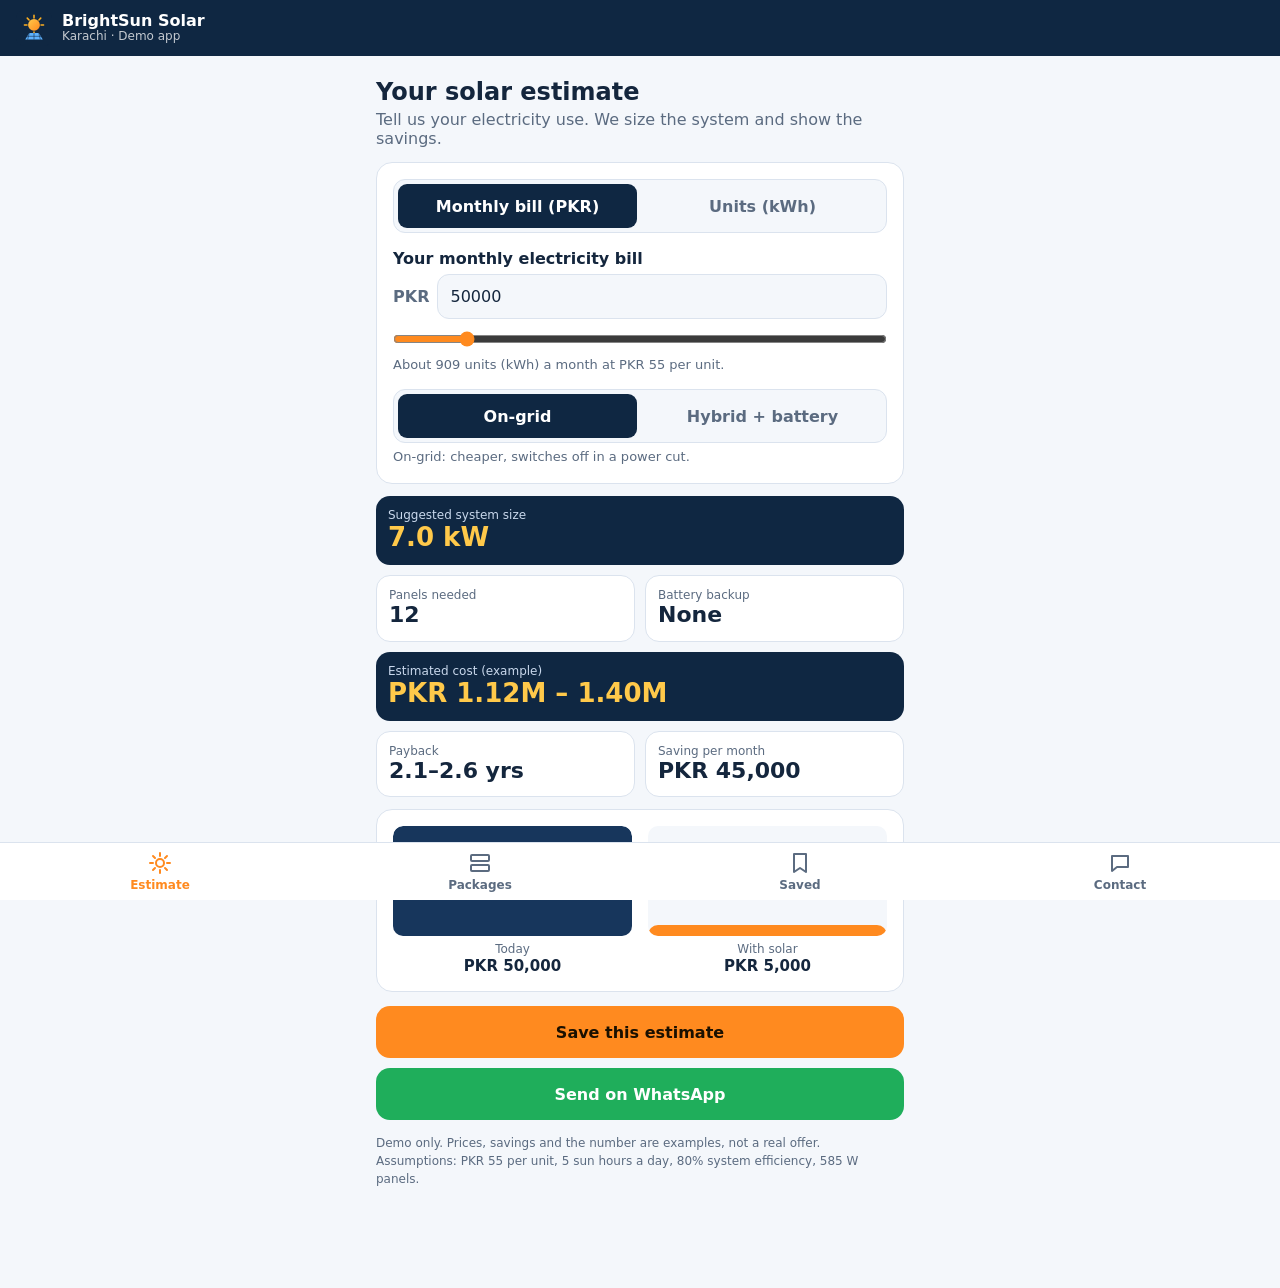
<file: index.html>
<!DOCTYPE html>
<html lang="en">
<head>
<meta charset="utf-8">
<meta name="viewport" content="width=device-width, initial-scale=1, viewport-fit=cover">
<title>BrightSun Solar App (Demo)</title>
<meta name="description" content="Demo app: estimate your rooftop solar size, cost and payback in Karachi. Saves your estimates on your phone and works offline.">
<meta name="theme-color" content="#0F2742">
<link rel="manifest" href="manifest.webmanifest">
<link rel="icon" href="icon.svg" type="image/svg+xml">
<link rel="apple-touch-icon" href="icon-192.png">
<link rel="stylesheet" href="app.css">
</head>
<body>

<header class="top">
  <img src="icon.svg" alt="" width="36" height="36">
  <div><strong>BrightSun Solar</strong><span>Karachi · Demo app</span></div>
  <span id="offlineChip" class="chip" hidden>Offline: everything still works</span>
</header>

<main>

  <!-- 1. ESTIMATE -->
  <section class="screen" id="estimate" aria-labelledby="h-est">
    <h1 id="h-est">Your solar estimate</h1>
    <p class="lead">Tell us your electricity use. We size the system and show the savings.</p>

    <div class="card">
      <div class="seg" role="group" aria-label="Enter usage as">
        <button type="button" id="modeBill" aria-pressed="true">Monthly bill (PKR)</button>
        <button type="button" id="modeUnits" aria-pressed="false">Units (kWh)</button>
      </div>
      <label for="usage" id="usageLabel">Your monthly electricity bill</label>
      <div class="input-wrap"><span id="unitTag">PKR</span><input id="usage" type="number" inputmode="numeric" value="50000"></div>
      <input id="usageRange" type="range" aria-label="Usage slider">
      <p class="hint" id="hint"></p>
      <div class="seg" role="group" aria-label="System type">
        <button type="button" id="typeOn" aria-pressed="true">On-grid</button>
        <button type="button" id="typeHy" aria-pressed="false">Hybrid + battery</button>
      </div>
      <p class="hint" id="typeHint"></p>
    </div>

    <div class="results" id="results" aria-live="polite">
      <div class="res wide"><small>Suggested system size</small><strong id="rSize">-</strong></div>
      <div class="res"><small>Panels needed</small><strong id="rPanels">-</strong></div>
      <div class="res"><small>Battery backup</small><strong id="rBackup">-</strong></div>
      <div class="res wide"><small>Estimated cost (example)</small><strong id="rCost">-</strong></div>
      <div class="res"><small>Payback</small><strong id="rPay">-</strong></div>
      <div class="res"><small>Saving per month</small><strong id="rSave">-</strong></div>
    </div>

    <div class="card chart" role="img" aria-label="Monthly bill before and after solar">
      <div class="bars">
        <div><div class="track"><div class="bar before" id="barBefore"></div></div><span>Today</span><b id="vBefore">-</b></div>
        <div><div class="track"><div class="bar after" id="barAfter"></div></div><span>With solar</span><b id="vAfter">-</b></div>
      </div>
    </div>

    <div class="actions">
      <button class="btn primary" id="saveBtn" type="button">Save this estimate</button>
      <a class="btn wa" id="waBtn" href="#" target="_blank" rel="noopener">Send on WhatsApp</a>
    </div>
    <p class="saved-ok" id="savedOk" role="status" hidden>Saved. Find it in the Saved tab.</p>
    <p class="fine">Demo only. Prices, savings and the number are examples, not a real offer. Assumptions: PKR 55 per unit, 5 sun hours a day, 80% system efficiency, 585 W panels.</p>
  </section>

  <!-- 2. PACKAGES -->
  <section class="screen" id="packages" aria-labelledby="h-pk" hidden>
    <h1 id="h-pk">Example packages</h1>
    <p class="lead">Three common sizes to help you picture the options.</p>
    <article class="card pkg"><h2>5 kW</h2><p class="who">Small homes and shops</p><p class="price">PKR 800,000 – 1,000,000</p><ul><li>About 600 units per month (estimate)</li><li>Roof area: roughly 30 to 35 m²</li><li>Inverter, mounting and wiring included</li></ul></article>
    <article class="card pkg best"><span class="badge">Common choice</span><h2>10 kW</h2><p class="who">Medium homes with AC use</p><p class="price">PKR 1,600,000 – 2,000,000</p><ul><li>About 1,200 units per month (estimate)</li><li>Roof area: roughly 60 to 70 m²</li><li>Inverter, mounting and wiring included</li></ul></article>
    <article class="card pkg"><h2>15 kW</h2><p class="who">Large homes and bigger shops</p><p class="price">PKR 2,400,000 – 3,000,000</p><ul><li>About 1,800 units per month (estimate)</li><li>Roof area: roughly 90 to 105 m²</li><li>Inverter, mounting and wiring included</li></ul></article>
    <p class="fine">Example prices and outputs only (demo). A real quote needs a site survey.</p>
  </section>

  <!-- 3. SAVED -->
  <section class="screen" id="saved" aria-labelledby="h-sv" hidden>
    <h1 id="h-sv">Saved estimates</h1>
    <p class="lead">Kept on this phone only. They work offline.</p>
    <div id="savedList"></div>
    <p class="empty" id="savedEmpty">Nothing saved yet. Make an estimate and tap <b>Save this estimate</b>.</p>
    <button class="btn danger" id="clearAll" type="button" hidden>Delete all my saved data</button>
  </section>

  <!-- 4. CONTACT -->
  <section class="screen" id="contact" aria-labelledby="h-ct" hidden>
    <h1 id="h-ct">Free site survey</h1>
    <p class="lead">Leave your details and the team calls you back.</p>
    <div class="actions two">
      <a class="btn wa" id="waChat" href="#" target="_blank" rel="noopener">WhatsApp</a>
      <a class="btn ghost" id="callBtn" href="#">Call</a>
    </div>
    <form class="card form" id="quoteForm" novalidate>
      <label for="fName">Name</label><input id="fName" type="text" autocomplete="name">
      <div class="err" id="eName">Please enter your name.</div>
      <label for="fPhone">Phone</label><input id="fPhone" type="tel" autocomplete="tel" placeholder="03xx xxxxxxx">
      <div class="err" id="ePhone">Please enter a phone number (at least 10 digits).</div>
      <label for="fArea">Area in Karachi</label><input id="fArea" type="text" placeholder="e.g. Gulshan, DHA">
      <div class="err" id="eArea">Please enter your area.</div>
      <label for="fBill">Monthly bill (PKR)</label><input id="fBill" type="number" inputmode="numeric" min="0">
      <div class="err" id="eBill">Please enter your monthly bill.</div>
      <button class="btn primary" type="submit" id="fBtn">Request my free survey</button>
      <div class="ok" id="fOk" role="status" hidden>Thank you! We received your request and will call you soon.</div>
    </form>
    <h2 class="sub">How it works</h2>
    <ol class="steps"><li><b>Free site survey.</b> We check your roof, shading and bills.</li><li><b>System design.</b> A clear quote and layout.</li><li><b>Installation.</b> Panels, inverter and wiring, tested.</li><li><b>Net metering.</b> We help you apply. Approval is up to the utility.</li></ol>
    <p class="fine"><a href="privacy.html">Privacy policy</a> · Demo app: business, number and prices are examples.</p>
  </section>

</main>

<nav class="tabs" aria-label="Main">
  <a href="#estimate" data-tab="estimate"><svg viewBox="0 0 24 24" aria-hidden="true"><circle cx="12" cy="12" r="4"/><path d="M12 2v3M12 19v3M2 12h3M19 12h3M5 5l2 2M17 17l2 2M19 5l-2 2M7 17l-2 2"/></svg>Estimate</a>
  <a href="#packages" data-tab="packages"><svg viewBox="0 0 24 24" aria-hidden="true"><rect x="3" y="4" width="18" height="6" rx="1"/><rect x="3" y="14" width="18" height="6" rx="1"/></svg>Packages</a>
  <a href="#saved" data-tab="saved"><svg viewBox="0 0 24 24" aria-hidden="true"><path d="M6 3h12v18l-6-4-6 4z"/></svg>Saved<i id="badge" hidden>0</i></a>
  <a href="#contact" data-tab="contact"><svg viewBox="0 0 24 24" aria-hidden="true"><path d="M4 5h16v11H9l-5 4z"/></svg>Contact</a>
</nav>

<dialog id="confirmDlg"><p id="confirmMsg">Delete?</p><div class="actions two"><button class="btn ghost" id="confirmNo" type="button">Cancel</button><button class="btn danger" id="confirmYes" type="button">Delete</button></div></dialog>

<script src="app.js"></script>
</body>
</html>
</file>
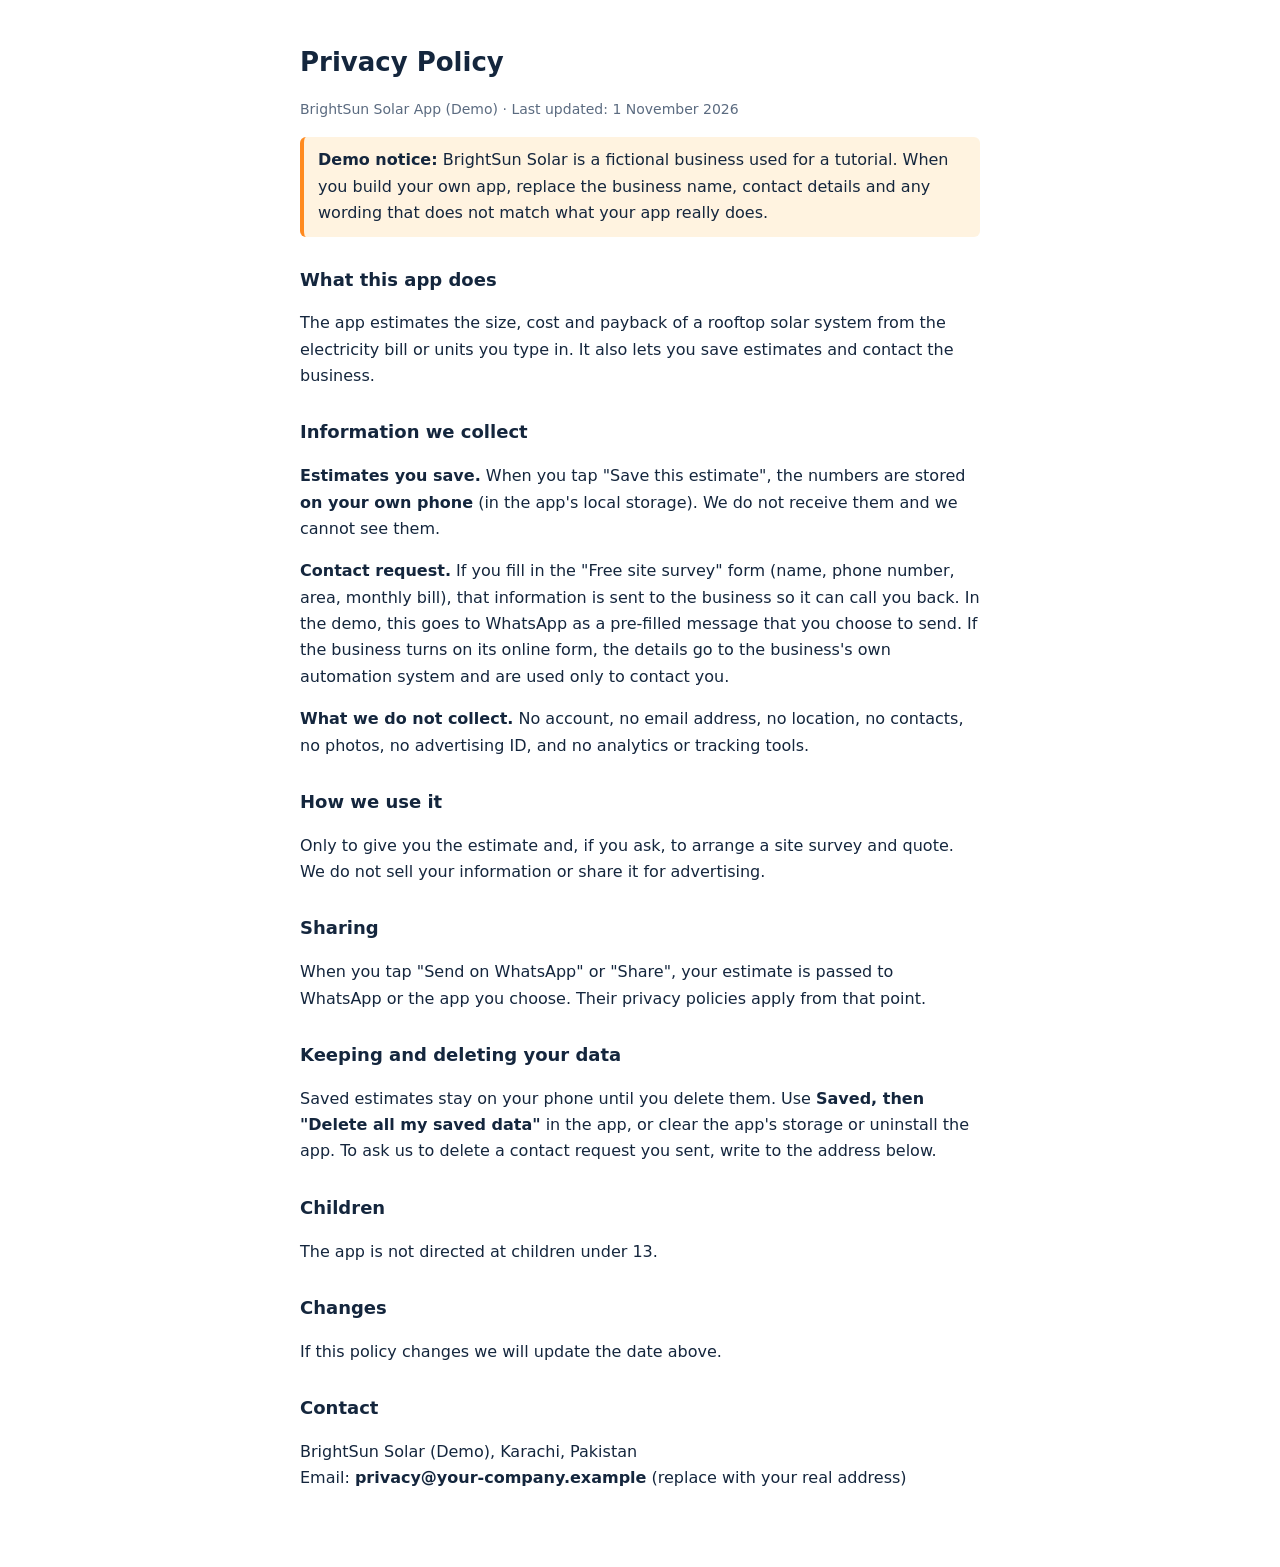
<file: privacy.html>
<!DOCTYPE html>
<html lang="en">
<head>
<meta charset="utf-8">
<meta name="viewport" content="width=device-width, initial-scale=1">
<title>Privacy Policy | BrightSun Solar App (Demo)</title>
<meta name="robots" content="index, follow">
<style>
body{font-family:system-ui,-apple-system,"Segoe UI",Roboto,Arial,sans-serif;max-width:680px;margin:0 auto;padding:24px 18px 60px;line-height:1.65;color:#14263d}
h1{font-size:26px;margin-bottom:4px}h2{font-size:18px;margin-top:28px}.small{color:#5b6b80;font-size:14px}a{color:#c25a00}
.demo{background:#fff3e0;border-left:4px solid #FF8A1F;padding:10px 14px;border-radius:6px}
</style>
</head>
<body>
<h1>Privacy Policy</h1>
<p class="small">BrightSun Solar App (Demo) · Last updated: 1 November 2026</p>
<p class="demo"><b>Demo notice:</b> BrightSun Solar is a fictional business used for a tutorial. When you build your own app, replace the business name, contact details and any wording that does not match what your app really does.</p>

<h2>What this app does</h2>
<p>The app estimates the size, cost and payback of a rooftop solar system from the electricity bill or units you type in. It also lets you save estimates and contact the business.</p>

<h2>Information we collect</h2>
<p><b>Estimates you save.</b> When you tap "Save this estimate", the numbers are stored <b>on your own phone</b> (in the app's local storage). We do not receive them and we cannot see them.</p>
<p><b>Contact request.</b> If you fill in the "Free site survey" form (name, phone number, area, monthly bill), that information is sent to the business so it can call you back. In the demo, this goes to WhatsApp as a pre-filled message that you choose to send. If the business turns on its online form, the details go to the business's own automation system and are used only to contact you.</p>
<p><b>What we do not collect.</b> No account, no email address, no location, no contacts, no photos, no advertising ID, and no analytics or tracking tools.</p>

<h2>How we use it</h2>
<p>Only to give you the estimate and, if you ask, to arrange a site survey and quote. We do not sell your information or share it for advertising.</p>

<h2>Sharing</h2>
<p>When you tap "Send on WhatsApp" or "Share", your estimate is passed to WhatsApp or the app you choose. Their privacy policies apply from that point.</p>

<h2>Keeping and deleting your data</h2>
<p>Saved estimates stay on your phone until you delete them. Use <b>Saved, then "Delete all my saved data"</b> in the app, or clear the app's storage or uninstall the app. To ask us to delete a contact request you sent, write to the address below.</p>

<h2>Children</h2>
<p>The app is not directed at children under 13.</p>

<h2>Changes</h2>
<p>If this policy changes we will update the date above.</p>

<h2>Contact</h2>
<p>BrightSun Solar (Demo), Karachi, Pakistan<br>Email: <b>privacy@your-company.example</b> (replace with your real address)</p>
</body>
</html>
</file>
<file: app.css>
:root{--navy:#0F2742;--navy2:#17365c;--orange:#FF8A1F;--yellow:#FFC94A;--blue:#5FB3FF;--bg:#F4F7FB;--card:#fff;--ink:#14263d;--mute:#5b6b80;--line:#dbe3ee;--green:#1f9d55;--red:#c0392b}
@media (prefers-color-scheme:dark){:root{--bg:#0b1727;--card:#12233a;--ink:#eaf1fb;--mute:#9db0c8;--line:#24405f}}
*{box-sizing:border-box}
html,body{margin:0}
body{font-family:system-ui,-apple-system,"Segoe UI",Roboto,Arial,sans-serif;background:var(--bg);color:var(--ink);padding-bottom:calc(72px + env(safe-area-inset-bottom));-webkit-tap-highlight-color:transparent}
.top{position:sticky;top:0;z-index:5;display:flex;align-items:center;gap:10px;padding:10px 16px;padding-top:calc(10px + env(safe-area-inset-top));background:var(--navy);color:#fff}
.top div{display:flex;flex-direction:column;line-height:1.15}.top span{font-size:12px;opacity:.75}
.top .chip{margin-left:auto;font-size:11px;background:var(--orange);color:#1a1000;border-radius:99px;padding:4px 9px;font-weight:700;max-width:130px;text-align:center}
main{max-width:560px;margin:0 auto;padding:16px}
.screen[hidden]{display:none}
h1{font-size:24px;margin:6px 0 4px}h2{margin:0}
.lead{color:var(--mute);margin:0 0 14px}
.card{background:var(--card);border:1px solid var(--line);border-radius:16px;padding:16px;margin-bottom:12px}
label{display:block;font-weight:600;margin:12px 0 6px}
input[type=text],input[type=tel],input[type=number]{width:100%;font:inherit;padding:12px;border:1px solid var(--line);border-radius:12px;background:var(--bg);color:var(--ink)}
.input-wrap{display:flex;align-items:center;gap:8px}.input-wrap span{font-weight:700;color:var(--mute)}
input[type=range]{width:100%;margin:12px 0 2px;accent-color:var(--orange)}
.hint{color:var(--mute);font-size:13px;margin:6px 0 0;min-height:18px}
.seg{display:grid;grid-template-columns:1fr 1fr;gap:6px;background:var(--bg);padding:4px;border-radius:12px;border:1px solid var(--line)}
.seg button{font:inherit;font-weight:600;border:0;border-radius:9px;padding:10px 6px;background:transparent;color:var(--mute);min-height:44px}
.seg button[aria-pressed=true]{background:var(--navy);color:#fff}
.seg+label{margin-top:16px}.card .seg:not(:first-child){margin-top:14px}
.results{display:grid;grid-template-columns:1fr 1fr;gap:10px;margin-bottom:12px}
.res{background:var(--card);border:1px solid var(--line);border-radius:14px;padding:12px}.res.wide{grid-column:1/-1;background:var(--navy);color:#fff;border:0}
.res small{display:block;color:var(--mute);font-size:12px}.res.wide small{color:#c9d8ec}
.res strong{font-size:22px;line-height:1.2}.res.wide strong{font-size:26px;color:var(--yellow)}
.chart .bars{display:grid;grid-template-columns:1fr 1fr;gap:16px;align-items:end;text-align:center}
.track{height:110px;background:var(--bg);border-radius:10px;display:flex;align-items:flex-end;overflow:hidden}
.bar{width:100%;border-radius:10px 10px 0 0;transition:height .5s ease}.bar.before{background:var(--navy2);height:0}.bar.after{background:var(--orange);height:0}
@media (prefers-reduced-motion:reduce){.bar{transition:none}}
.chart span{display:block;color:var(--mute);font-size:12px;margin-top:6px}.chart b{font-size:15px}
.actions{display:grid;gap:10px;margin:14px 0}.actions.two{grid-template-columns:1fr 1fr}
.btn{display:flex;align-items:center;justify-content:center;font:inherit;font-weight:700;text-decoration:none;border:0;border-radius:14px;padding:14px;min-height:52px;cursor:pointer}
.btn.primary{background:var(--orange);color:#1a1000}.btn.wa{background:#1fae5b;color:#fff}.btn.ghost{background:transparent;border:2px solid var(--navy);color:var(--ink)}.btn.danger{background:var(--red);color:#fff;width:100%}
.btn[disabled]{opacity:.6}
.saved-ok{color:var(--green);font-weight:600;margin:0 0 8px}
.fine{color:var(--mute);font-size:12px;line-height:1.5}.fine a{color:inherit}
.pkg{position:relative}.pkg h2{font-size:28px}.pkg .who{color:var(--mute);margin:2px 0 10px}.pkg .price{font-weight:800;font-size:18px;color:var(--orange);margin:0 0 8px}.pkg ul{margin:0;padding-left:18px;line-height:1.7}
.pkg.best{border:2px solid var(--orange)}.badge{position:absolute;top:-11px;right:14px;background:var(--orange);color:#1a1000;font-size:11px;font-weight:800;border-radius:99px;padding:3px 10px}
.empty{color:var(--mute);text-align:center;padding:30px 10px}
.item h3{margin:0 0 2px;font-size:17px}.item .when{color:var(--mute);font-size:12px;margin:0 0 8px}.item p{margin:2px 0}.item .row{display:flex;gap:8px;margin-top:12px}.item .row .btn{min-height:44px;padding:8px;flex:1;font-size:14px}
.err{display:none;color:var(--red);font-size:13px;margin-top:4px}.form .btn{width:100%;margin-top:16px}
.ok{color:var(--green);font-weight:600;margin-top:12px}
.sub{margin:20px 0 8px;font-size:18px}.steps{padding-left:20px;line-height:1.7}
.tabs{position:fixed;left:0;right:0;bottom:0;z-index:6;display:grid;grid-template-columns:repeat(4,1fr);background:var(--card);border-top:1px solid var(--line);padding-bottom:env(safe-area-inset-bottom)}
.tabs a{position:relative;display:flex;flex-direction:column;align-items:center;gap:3px;padding:8px 2px;font-size:12px;font-weight:600;color:var(--mute);text-decoration:none;min-height:56px}
.tabs svg{width:24px;height:24px;fill:none;stroke:currentColor;stroke-width:2;stroke-linecap:round;stroke-linejoin:round}
.tabs a[aria-current=page]{color:var(--orange)}
.tabs i{position:absolute;top:4px;left:calc(50% + 6px);background:var(--orange);color:#1a1000;font-style:normal;font-size:11px;font-weight:800;border-radius:99px;min-width:18px;padding:1px 5px;text-align:center}
dialog{border:0;border-radius:16px;padding:20px;max-width:340px;background:var(--card);color:var(--ink)}dialog::backdrop{background:rgba(0,0,0,.5)}
:focus-visible{outline:3px solid var(--blue);outline-offset:2px}
</file>
